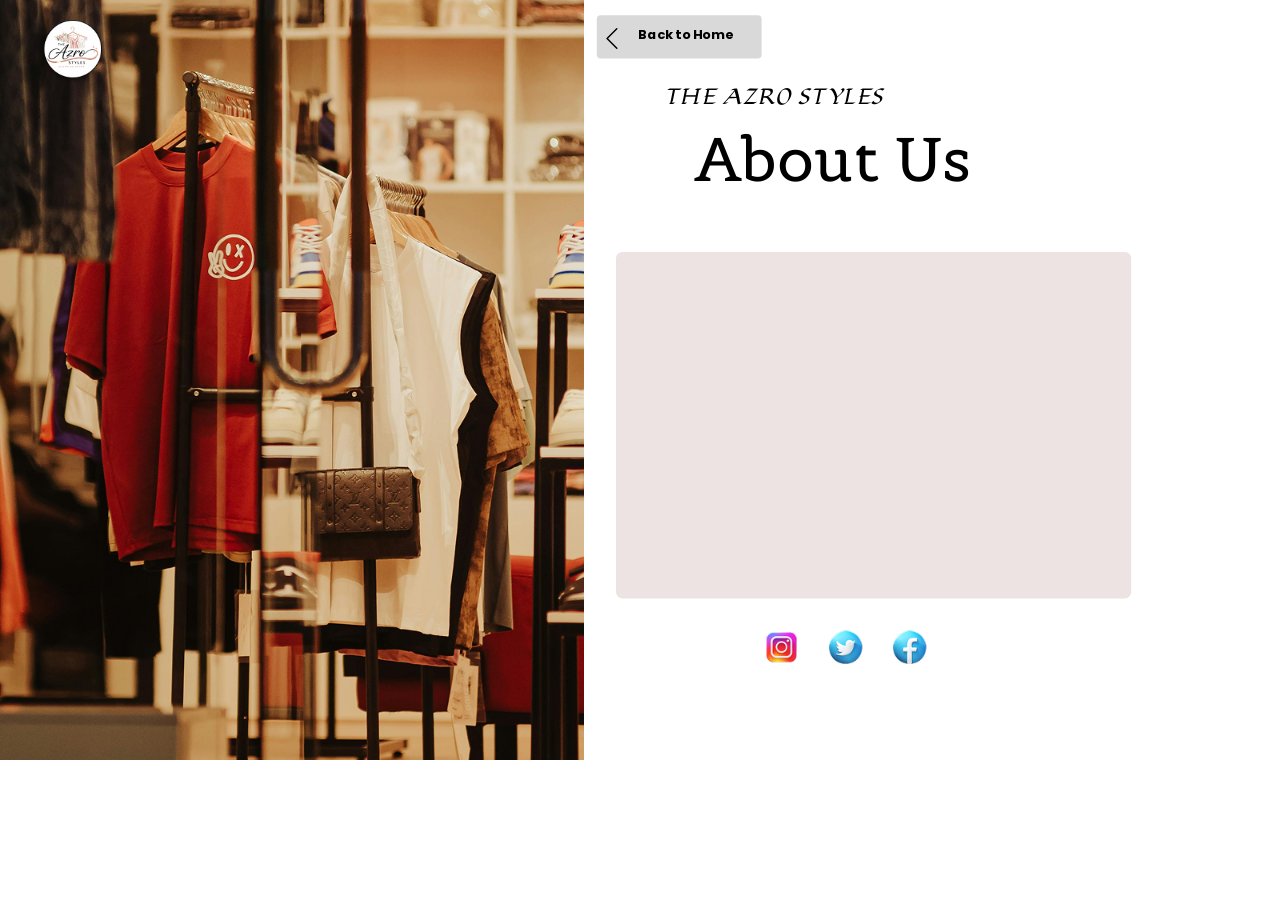
<file: aboutus.html>
<!DOCTYPE html>
<html lang="en">
<head>
    <meta charset="UTF-8">
    <meta name="viewport" content="width=device-width, initial-scale=1.0">
    <title>About Us - THE AZRO STYLES</title>
    <link rel="stylesheet" href="aboutus-style.css">
    <link rel="preconnect" href="https://fonts.googleapis.com">
    <link rel="preconnect" href="https://fonts.gstatic.com" crossorigin>
    <link href="https://fonts.googleapis.com/css2?family=Poppins:wght@700&family=Belgrano&family=Lugrasimo&display=swap" rel="stylesheet">
</head>
<body>
    <div class="about-us-page">
        <!-- Left side background image -->
        <div class="background-image">
            <img src="Images/aboutusleft.png" alt="Store interior">
        </div>

        <!-- Logo -->
        <div class="logo">
            <img src="Images/logo azro.png" alt="Logo">
        </div>

        <!-- Back to Home Button -->
        <div class="back-button" id="backButton">
            <div class="arrow-icon">
                <svg width="40" height="40" viewBox="0 0 43.3333 43.3333" fill="none">
                    <path d="M27.0833 10.8333L13.9167 24L27.0833 37.1667" stroke="black" stroke-width="2" stroke-linecap="round" stroke-linejoin="round"/>
                </svg>
            </div>
            <p>Back to Home</p>
        </div>

        <!-- Brand Name -->
        <p class="brand-name">THE AZRO STYLES</p>

        <!-- About Us Heading -->
        <p class="about-heading">About Us</p>

        <!-- Content Box -->
        <div class="content-box"></div>

        <!-- Social Media Icons -->
        <div class="social-instagram">
            <img src="Images/Instagram.png" alt="Instagram">
        </div>
        <div class="social-twitter">
            <img src="Images/Twitter Circled.png" alt="Twitter">
        </div>
        <div class="social-facebook">
            <img src="Images/Facebook logo.png" alt="Facebook">
        </div>
    </div>
    <script src="about.js"></script>
</body>
</html>
</file>
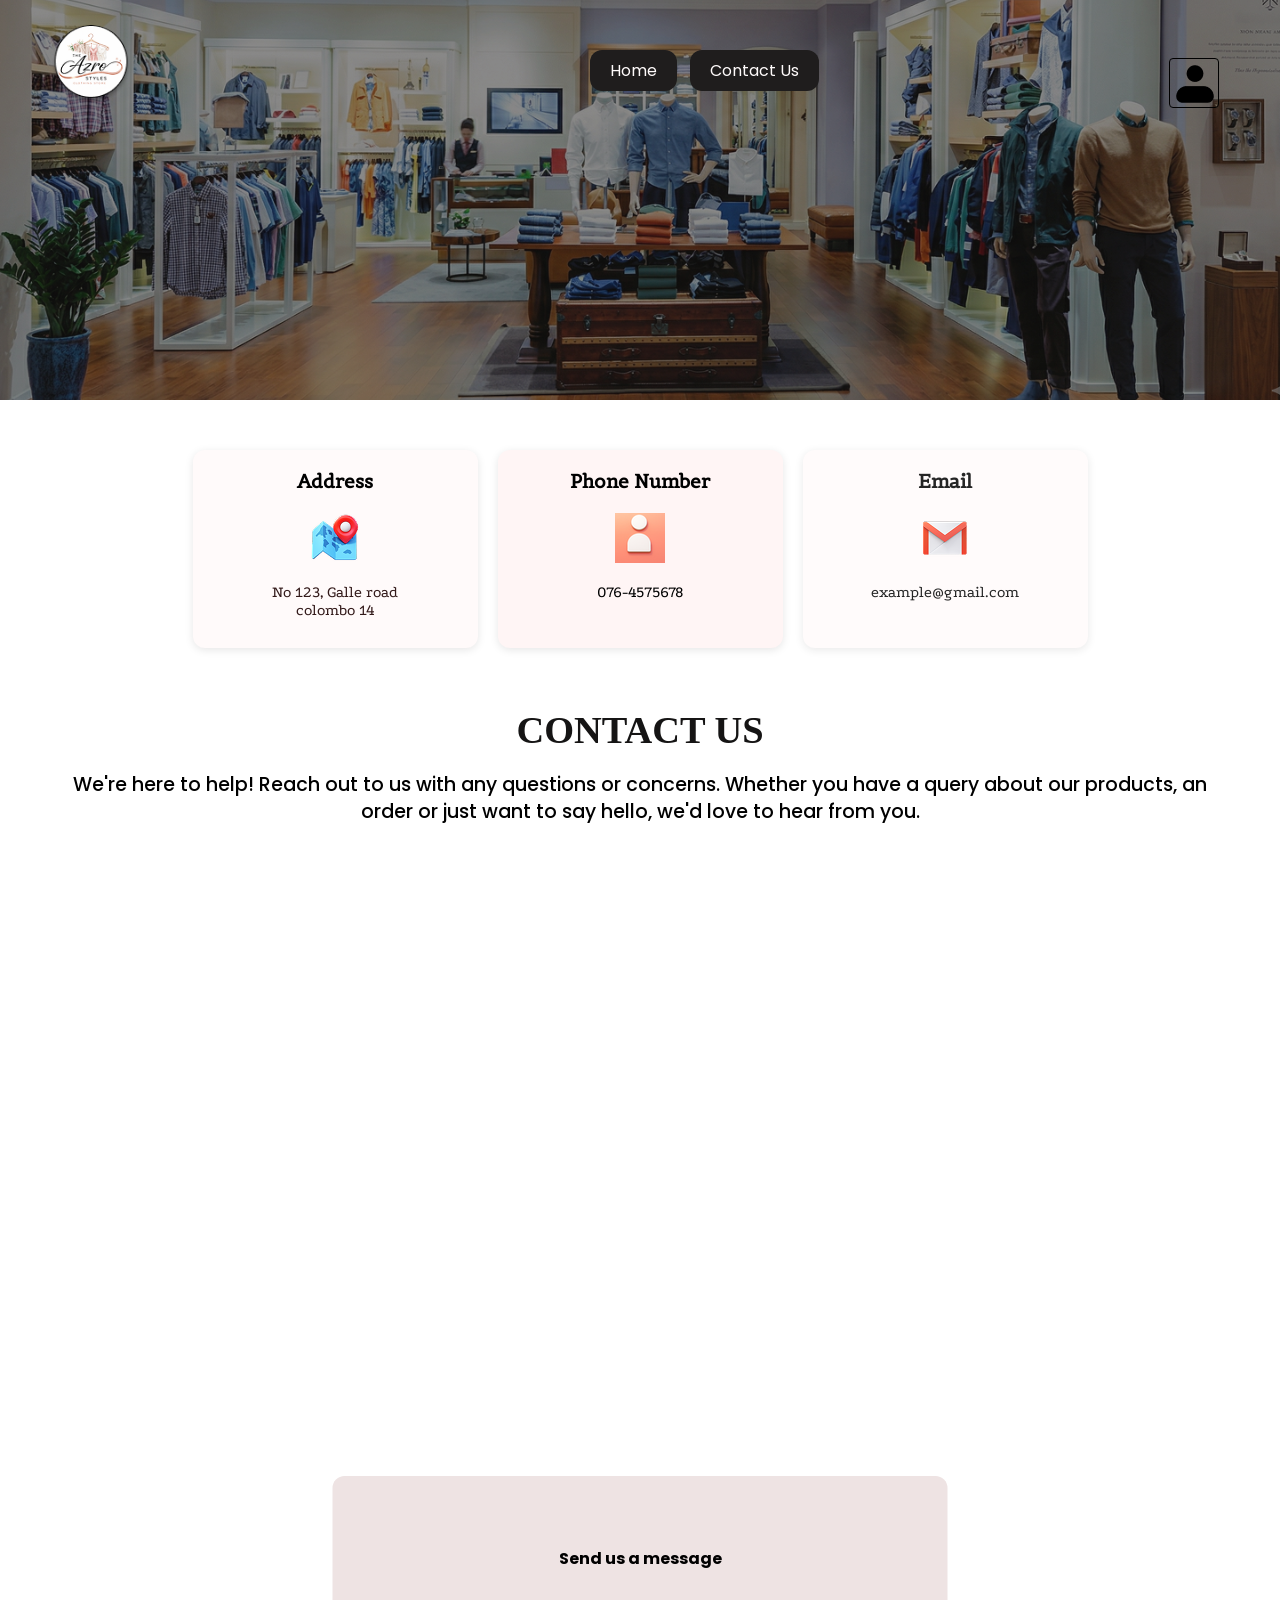
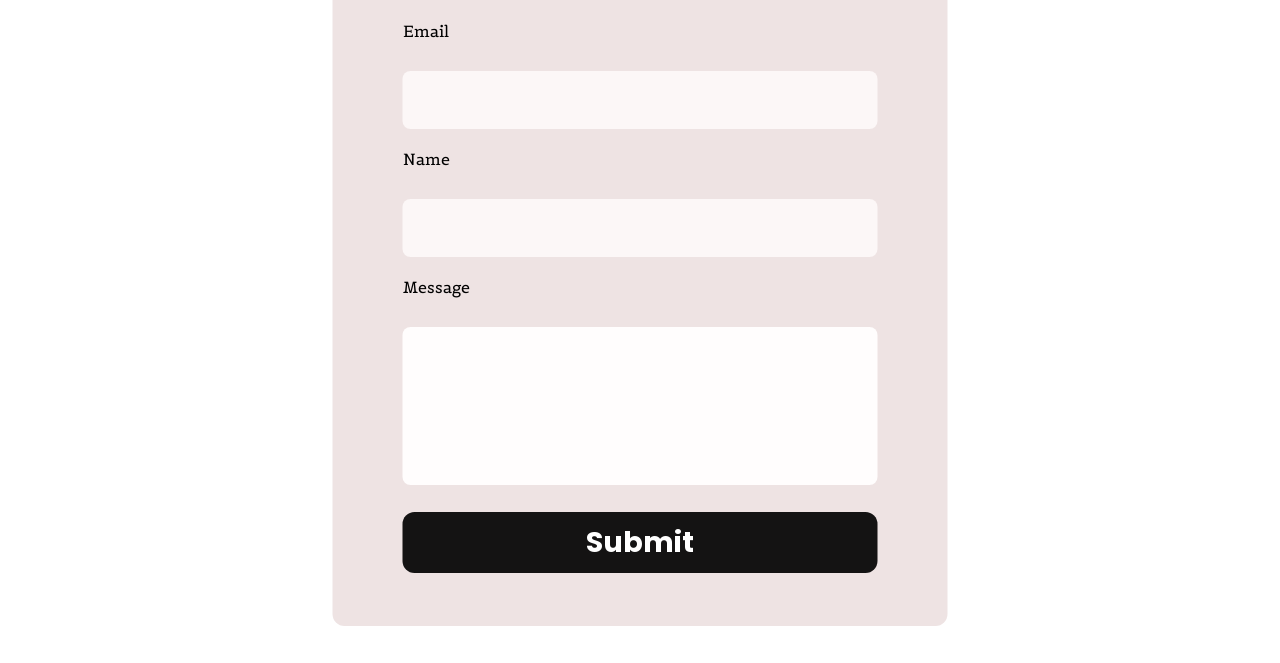
<file: contactus.html>
<!DOCTYPE html>
<html lang="en">
<head>
    <meta charset="UTF-8">
    <meta name="viewport" content="width=device-width, initial-scale=1.0">
    <title>Contact Us - Agro</title>
    <link rel="preconnect" href="https://fonts.googleapis.com">
    <link rel="preconnect" href="https://fonts.gstatic.com" crossorigin>
    <link href="https://fonts.googleapis.com/css2?family=Belgrano&family=Podkova&family=Poppins:wght@400;500;700&family=Maiden+Orange&display=swap" rel="stylesheet">
    <link rel="stylesheet" href="contactus-style.css">
</head>
<body>
    <div class="container">
        <!-- Hero Section -->
        <div class="hero-section">
            <img src="Images/contactbackground.png" alt="Store interior" class="hero-image">
            <div class="hero-overlay"></div>
        </div>

        <!-- Logo -->
        <div class="logo">
            <img src="Images/logo azro.png" alt="Agro Logo">
        </div>

        <!-- Navigation -->
        <div class="nav-buttons">
            <a href="#" class="nav-button" id="homeButton">Home</a>
            <a href="#" class="nav-button">Contact Us</a>
        </div>

        <!-- Profile Icon -->
        <div class="profile-icon">
           <img src="Images/profile2.png" alt="profile-icon">
        </div>

        <!-- Info Cards -->
        <div class="info-cards">
            <!-- Address Card -->
            <div class="info-card address">
                <h3>Address</h3>
                <div class="icon">
                    <img src="Images/address.png" alt="Map icon">
                </div>
                <p>No 123, Galle road<br>colombo 14</p>
            </div>

            <!-- Phone Card -->
            <div class="info-card phone">
                <h3>Phone Number</h3>
                <div class="icon">
                  <img src="Images/phone.png" alt="Phone icon">
                </div>
                <p>076-4575678</p>
            </div>

            <!-- Email Card -->
            <div class="info-card email">
                <h3>Email</h3>
                <div class="icon">
                    <img src="Images/mail.png" alt="Email icon">
                </div>
                <p>example@gmail.com</p>
            </div>
        </div>

        <!-- Main Heading -->
        <h1 class="main-heading">CONTACT US</h1>

        <!-- Description -->
        <div class="description">
            We're here to help! Reach out to us with any questions or concerns. Whether you have a query about our products, an order or just want to say hello, we'd love to hear from you.
        </div>

        <!-- Contact Form -->
        <div class="contact-form">
            <h2>Send us a message</h2>
            <form id="contactForm">
                <div class="form-group email-field">
                    <label for="email">Email</label>
                    <input type="email" id="email" name="email" required>
                </div>

                <div class="form-group">
                    <label for="name">Name</label>
                    <input type="text" id="name" name="name" required>
                </div>

                <div class="form-group">
                    <label for="message">Message</label>
                    <textarea id="message" name="message" required></textarea>
                </div>

                <button type="submit" class="submit-button">Submit</button>
            </form>
        </div>
    </div>
    <script src="contact.js"></script>
</body>
</html>
</file>
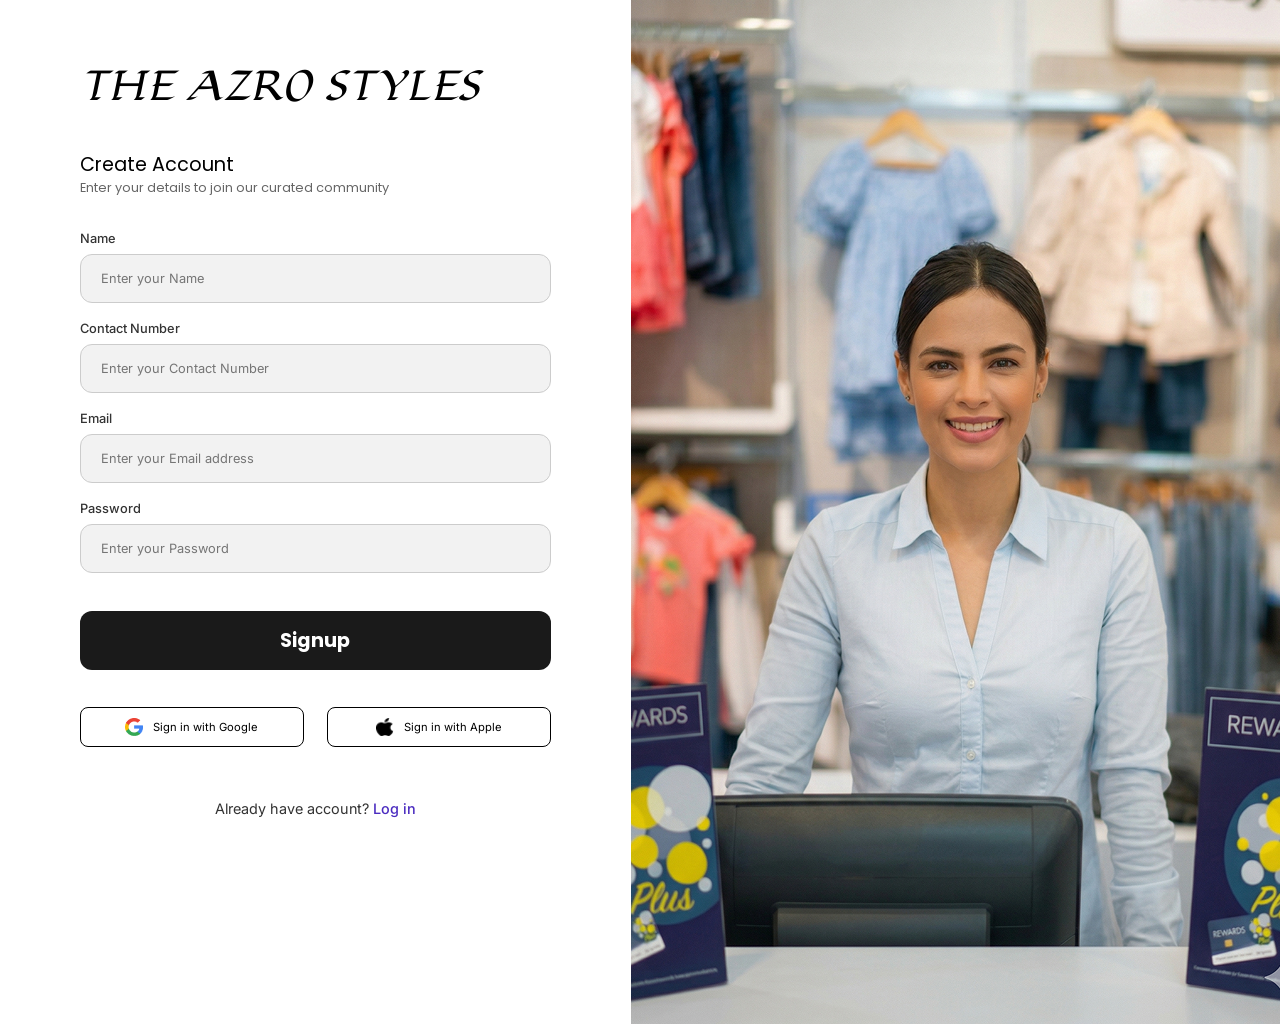
<file: signup.html>
<!DOCTYPE html>
<html lang="en">
<head>
    <meta charset="UTF-8">
    <meta name="viewport" content="width=device-width, initial-scale=1.0">
    <title>The Azro Styles - Signup</title>
    <link rel="stylesheet" href="signup-style.css">
    <!-- Google Fonts -->
    <link href="https://fonts.googleapis.com/css2?family=Inter:wght@400;500&family=Lugrasimo&family=Poppins:wght@400;700&display=swap" rel="stylesheet">
</head>
<body>
    <div class="main-container">
        <!-- Left Panel: Form -->
        <div class="left-panel">
            <header>
                <h1 class="main-title">THE AZRO STYLES</h1>
                <h2 class="sub-title">Create Account</h2>
                <p class="description">Enter your details to join our curated community</p>
            </header>

            <form class="signup-form">
                <div class="form-group">
                    <label for="name">Name</label>
                    <input type="text" id="name" placeholder="Enter your Name">
                </div>

                <div class="form-group">
                    <label for="contact">Contact Number</label>
                    <input type="text" id="contact" placeholder="Enter your Contact Number">
                </div>

                <div class="form-group">
                    <label for="email">Email</label>
                    <input type="email" id="email" placeholder="Enter your Email address">
                </div>

                <div class="form-group password-group">
                    <label for="password">Password</label>
                    <input type="password" id="password" placeholder="Enter your Password">
                </div>

                <button type="submit" class="signup-btn">Signup</button>
            </form>

            <div class="social-login">
                <button class="social-btn">
                    <img src="Images/google.png" alt="Google">
                    Sign in with Google
                </button>
                <button class="social-btn">
                    <img src="Images/Apple.png" alt="Apple">
                    Sign in with Apple
                </button>
            </div>

            <p class="footer-text">Already have account? <a href="index.html">Log in</a></p>
        </div>

        <!-- Right Panel: Image -->
        <div class="right-panel">
            <!-- Replace this URL with your actual image path -->
            <img src="Images/signuprightpanel.png" alt="Retail Assistant">
        </div>
    </div>
    <script src="signup.js"></script>
</body>
</html>
</file>
<file: aboutus-style.css>
/* Reset and Base Styles */
* {
    margin: 0;
    padding: 0;
    box-sizing: border-box;
}

body {
    font-family: 'Poppins', sans-serif;
}

/* Main Container */
.about-us-page {
    background: white;
    position: relative;
    width: 100%;
    height: 100vh;
}

/* Background Image */
.background-image {
    position: absolute;
    height: 950px;
    left: 0;
    top: 0;
    width: 730px;
}

.background-image img {
    position: absolute;
    inset: 0;
    width: 100%;
    height: 100%;
    object-fit: cover;
    pointer-events: none;
}

/* Logo */
.logo {
    position: absolute;
    left: 51px;
    top: 25px;
    width: 80px;
    height: 80px;
}

.logo img {
    width: 100%;
    height: 100%;
    border-radius: 50%;
    display: block;
}

/* Brand Name */
.brand-name {
    position: absolute;
    font-family: 'Lugrasimo', cursive;
    font-style: normal;
    font-size: clamp(1.25rem, 2vw, 2rem);
    color: black;
    text-align: center;
    top: 103px;
    left: 50%;
    transform: translateX(-50%);
    margin-left: 327px;
    white-space: nowrap;
}

/* Back Button */
.back-button {
    position: absolute;
    background: #d9d9d9;
    height: 54px;
    left: 746px;
    border-radius: 5px;
    top: 19px;
    width: 206px;
    display: flex;
    align-items: center;
    cursor: pointer;
    transition: background 0.3s ease;
}

.back-button:hover {
    background: #c9c9c9;
}

.arrow-icon {
    position: absolute;
    left: 0;
    top: 7px;
    width: 40px;
    height: 40px;
    overflow: hidden;
}

.back-button p {
    position: absolute;
    font-family: 'Poppins', sans-serif;
    font-weight: 700;
    font-style: normal;
    font-size: clamp(1rem, 1.25vw, 1.25rem);
    color: black;
    top: 12px;
    left: 52px;
    white-space: nowrap;
}

/* About Us Heading */
.about-heading {
    position: absolute;
    font-family: 'Belgrano', serif;
    font-style: normal;
    font-size: clamp(3rem, 6vw, 6rem);
    color: black;
    top: 150px;
    left: 869px;
    white-space: nowrap;
    margin-bottom: 150px;
}

/* Content Box */
.content-box {
    position: absolute;
    background: #eee3e3;
    height: 433px;
    left: 770px;
    border-radius: 8px;
    top: 315px;
    width: 644px;
    margin-bottom: 100px;
}

/* Social Media Icons */
.social-instagram {
    position: absolute;
    left: 952px;
    top: 784px;
    width: 50px;
    height: 50px;
}

.social-instagram img {
    width: 100%;
    height: 100%;
    object-fit: contain;
    pointer-events: none;
}

.social-twitter {
    position: absolute;
    left: 1032px;
    top: 784px;
    width: 50px;
    height: 50px;
}

.social-twitter img {
    width: 100%;
    height: 100%;
    object-fit: contain;
    pointer-events: none;
}
.social-facebook {
    position: absolute;
    left: 1112px;
    top: 784px;
    width: 50px;
    height: 50px;
}

.social-facebook img {
    width: 100%;
    height: 100%;
    object-fit: contain;
    pointer-events: none;
}

/* Responsive Adjustments */
@media (max-width: 1400px) {
    .about-us-page {
        transform: scale(0.8);
        transform-origin: top left;
    }
}

@media (max-width: 1024px) {
    .about-us-page {
        transform: scale(0.6);
        transform-origin: top left;
    }
}

@media (max-width: 768px) {
    .background-image {
        width: 100%;
        height: 400px;
    }
    
    .brand-name {
        left: 50%;
        margin-left: 0;
        font-size: clamp(1rem, 1.5vw, 1.5rem);
        top: 420px;
    }
    
    .about-heading {
        font-size: clamp(1.5rem, 3vw, 3rem);
        left: 50%;
        transform: translateX(-50%);
        top: 480px;
    }
    
    .content-box {
        left: 20px;
        right: 20px;
        width: calc(100% - 40px);
        top: 580px;
        height: 300px;
    }
    
    .back-button {
        left: 20px;
        top: 360px;
    }
    
    .social-instagram {
        left: calc(50% - 60px);
        top: 920px;
    }
    
    .social-twitter {
        left: calc(50% + 10px);
        top: 920px;
    }
}
</file>
<file: contactus-style.css>
* {
            margin: 0;
            padding: 0;
            box-sizing: border-box;
        }

        body {
            font-family: 'Poppins', sans-serif;
            background: white;
            overflow-x: hidden;
        }

        .container {
            position: relative;
            width: 100%;
            height: 100vh;
            margin: 0 auto;
            background: white;
        }

        /* Hero Section */
        .hero-section {
            position: absolute;
            left: -17px;
            top: -167px;
            width: 1528px;
            height: 677px;
        }

        .hero-image {
            width: 100%;
            height: 100%;
            object-fit: cover;
        }

        .hero-overlay {
            position: absolute;
            inset: 0;
            background: rgba(25, 24, 24, 0.3);
        }

        /* Logo */
        .logo {
            position: absolute;
            left: 51px;
            top: 25px;
            width: 80px;
            height: 80px;
        }

        .logo img {
            width: 100%;
            height: 100%;
            border-radius: 50%;
        }

        /* Navigation */
        .nav-buttons {
            position: absolute;
            top: 50px;
            left: 590px;
            display: flex;
            gap: 13px;
        }

        .nav-button {
            background: #1f1d1d;
            color: #fffbfb;
            padding: 8px 20px;
            border-radius: 12px;
            font-size: clamp(1rem, 1.25vw, 1.25rem);
            text-decoration: none;
            display: inline-block;
            transition: background 0.3s;
        }

        .nav-button:hover {
            background: #2f2d2d;
        }

        /* Profile Icon */
        .profile-icon {
            position: absolute;
            right: 61px;
            top: 58px;
            width: 50px;
            height: 50px;
            border: 1px solid black;
            border-radius: 4px;
            cursor: pointer;
        }

        /* Info Cards */
        .info-cards {
            position: absolute;
            top: 273px;
            left: 198px;
            display: flex;
            gap: 82px;
        }

        .info-card {
            background: #fffafa;
            width: 285px;
            height: 198px;
            border-radius: 12px;
            padding: 19px;
            text-align: center;
            box-shadow: 0 2px 8px rgba(0, 0, 0, 0.1);
        }

        .info-card.phone {
            background: #fff5f5;
        }

        .info-card.email {
            background: #fffbfb;
            opacity: 0.85;
        }

        .info-card h3 {
            font-family: 'Belgrano', serif;
            font-size: clamp(1rem, 1.5vw, 1.5rem);
            color: black;
            margin-bottom: 20px;
        }

        .info-card .icon {
            width: 50px;
            height: 50px;
            margin: 0 auto 20px;
        }

        .info-card .icon img {
            width: 100%;
            height: 100%;
            object-fit: contain;
        }

        .info-card p {
            font-family: 'Podkova', serif;
            font-size: clamp(1rem, 1.25vw, 1.25rem);
            color: black;
        }

        .info-card.address p {
            color: #321919;
        }

        /* Main Heading */
        .main-heading {
            position: absolute;
            top: 500px;
            left: 50%;
            transform: translateX(-50%);
            font-family: 'Maiden Orange', cursive;
            font-size: clamp(2rem, 4vw, 4rem);
            color: #151414;
            text-align: center;
            width: 450px;
            margin-top: 30px;

        }

        /* Description Text */
        .description {
            position: absolute;
            top: 720px;
            left: 80px;
            width: 671px;
            font-family: 'Poppins', sans-serif;
            font-weight: 500;
            font-size: clamp(1.25rem, 2vw, 2rem);
            color: black;
            line-height: 1.4;
        }

        /* Contact Form */
        .contact-form {
    position: absolute;
    margin-top: 630px;  /* 🔥 increase this to move down */

    left: 830px;
    width: 615px;
    height: 750px;

    background: #eee3e3;
    border-radius: 12px;
    padding: 70px;

    box-sizing: border-box;
}

        .contact-form h2 {
            font-family: 'Poppins', sans-serif;
            font-size: clamp(1rem, 1.25vw, 1.25rem);
            color: black;
            text-align: center;
            margin-bottom: 50px;
        }

        .form-group {
            margin-bottom: 20px;
        }

        .form-group label {
            font-family: 'Belgrano', serif;
            font-size: clamp(1rem, 1.25vw, 1.25rem);
            color: black;
            display: block;
            margin-bottom: 30px;
        }

        .form-group input,
        .form-group textarea {
            width: 100%;
            background: #FCF7F7;
            border: none;
            border-radius: 8px;
            padding: 15px;
            font-family: 'Poppins', sans-serif;
            font-size: clamp(0.75rem, 1vw, 1rem);
            outline: none;
        }

        .form-group input {
            height: 58px;
        }

        .form-group.email-field input {
            background: #FCF7F7;
            height: 58px;
        }

        .form-group textarea {
            height: 158px;
            resize: none;
            background: #FFFDFD;
        }

        .submit-button {
            width: 100%;
            height: 61px;
            background: #141313;
            color: white;
            border: none;
            border-radius: 12px;
            font-family: 'Poppins', sans-serif;
            font-weight: 700;
            font-size: clamp(1.25rem, 2.25vw, 2.25rem);
            cursor: pointer;
            transition: background 0.3s;
            margin-bottom: 90px;
        }

        .submit-button:hover {
            background: #2a2828;
        }

        /* Responsive adjustments */
        @media (max-width: 1440px) {
            .container {
                width: 100%;
                height: auto;
                min-height: 100vh;
            }

            .hero-section {
                position: relative;
                left: 0;
                top: 0;
                width: 100%;
                height: 400px;
            }

            .info-cards {
                position: relative;
                top: 50px;
                left: 50%;
                transform: translateX(-50%);
                flex-wrap: wrap;
                justify-content: center;
                gap: 20px;
                width: 90%;
            }

            .main-heading {
                position: relative;
                top: 80px;
                left: 50%;
                transform: translateX(-50%);
                font-size: clamp(1.5rem, 3vw, 3rem);
                width: 90%;
            }

            .description {
                position: relative;
                top: 100px;
                left: 50%;
                transform: translateX(-50%);
                width: 90%;
                font-size: clamp(1rem, 1.5vw, 1.5rem);
                text-align: center;
            }

            .contact-form {
                position: relative;
                top: 120px;
                left: 50%;
                transform: translateX(-50%);
                width: 90%;
                max-width: 615px;
                margin-bottom: 50px;
            }
        }
</file>
<file: signup-style.css>
* {
    margin: 0;
    padding: 0;
    box-sizing: border-box;
}

body {
    background-color: #f0f0f0;
    display: flex;
    justify-content: center;
    align-items: center;
    min-height: 100vh;
}

.main-container {
    width: 1440px;
    height: 1024px;
    background-color: #ffffff;
    display: flex;
    overflow: hidden;
    box-shadow: 0 10px 30px rgba(0,0,0,0.1);
}

/* Left Panel Styling (698px wide) */
.left-panel {
    width: 698px;
    padding: 60px 80px; /* Adjust padding for visual centering */
    display: flex;
    flex-direction: column;
}

.main-title {
    font-family: 'Lugrasimo', cursive;
    font-size: clamp(1.5rem, 3vw, 3rem);
    font-weight: 400;
    color: #000;
    margin-bottom: 38px; /* Requirement: heading to create account gap */
    text-transform: uppercase;
}

.sub-title {
    font-family: 'Poppins', sans-serif;
    font-size: clamp(1rem, 1.5vw, 1.5rem);
    font-weight: 400;
    margin-bottom: 0%;
}

.description {
    font-family: 'Poppins', sans-serif;
    font-size: clamp(0.75rem, 1vw, 1rem);
    font-weight: 400;
    color: #666;
    margin-bottom: 34px; /* Requirement: next gap is 34 */
    margin-top: 0px;
}

/* Form Styles */
.signup-form {
    display: flex;
    flex-direction: column;
}

.form-group {
    margin-bottom: 18px; /* Requirement: filling boxes gap is 18 */
    display: flex;
    flex-direction: column;
}

.form-group label {
    font-family: 'Inter', sans-serif; /* Substituted for Inter BT */
    font-size: clamp(0.75rem, 1vw, 1rem);
    font-weight: 500;
    margin-bottom: 8px;
    color: #333;
}

.form-group input {
    font-family: 'Inter', sans-serif;
    width: 100%;
    max-width: 500px;
    padding: 16px 20px;
    border: 1px solid #ccc;
    border-radius: 12px;
    background-color: #f2f2f2;
    font-size: clamp(0.75rem, 1vw, 1rem);
}

.password-group {
    margin-bottom: 38px; /* Requirement: password to signup btn gap is 38 */
}

.signup-btn {
    width: 100%;
    max-width: 500px;
    padding: 15px;
    background-color: #1a1a1a;
    color: white;
    border: none;
    border-radius: 12px;
    font-family: 'Poppins', sans-serif;
    font-size: clamp(1rem, 1.5vw, 1.5rem);
    font-weight: 700; /* Requirement: signup btn font bold */
    cursor: pointer;
    margin-bottom: 37px; /* Requirement: signup to social btn gap is 37 */
    transition: background-color 0.2s;
}

.signup-btn:hover {
    background-color: #333;
}

/* Social Buttons */
.social-login {
    display: flex;
    gap: 23px; /* Requirement: social btn next one gap is 23 */
    margin-bottom: 30px;
}

.social-btn {
    flex: 1;
    max-width: 238px;
    padding: 10px;
    border: 1px solid #000;
    border-radius: 8px;
    background: white;
    display: flex;
    align-items: center;
    justify-content: center;
    gap: 10px;
    font-family: 'Inter', sans-serif;
    font-size: clamp(0.625rem, 0.875vw, 0.875rem);
    cursor: pointer;
    margin-bottom: 23px;
}

.social-btn img {
    width: 18px;
    height: 18px;
}

.footer-text {
    font-family: 'Inter', sans-serif;
    font-size: clamp(0.875rem, 1.125vw, 1.125rem);
    color: #333;
    text-align: center;
}
.footer-text a {
    color: #4b2cc0;
    text-decoration: none;
    font-weight: 500;
}

/* Right Panel Styling (742px wide) */
.right-panel {
    width: 742px;
    height: 1024px;
}

.right-panel img {
    width: 100%;
    height: 100%;
    object-fit: cover;
}
</file>
